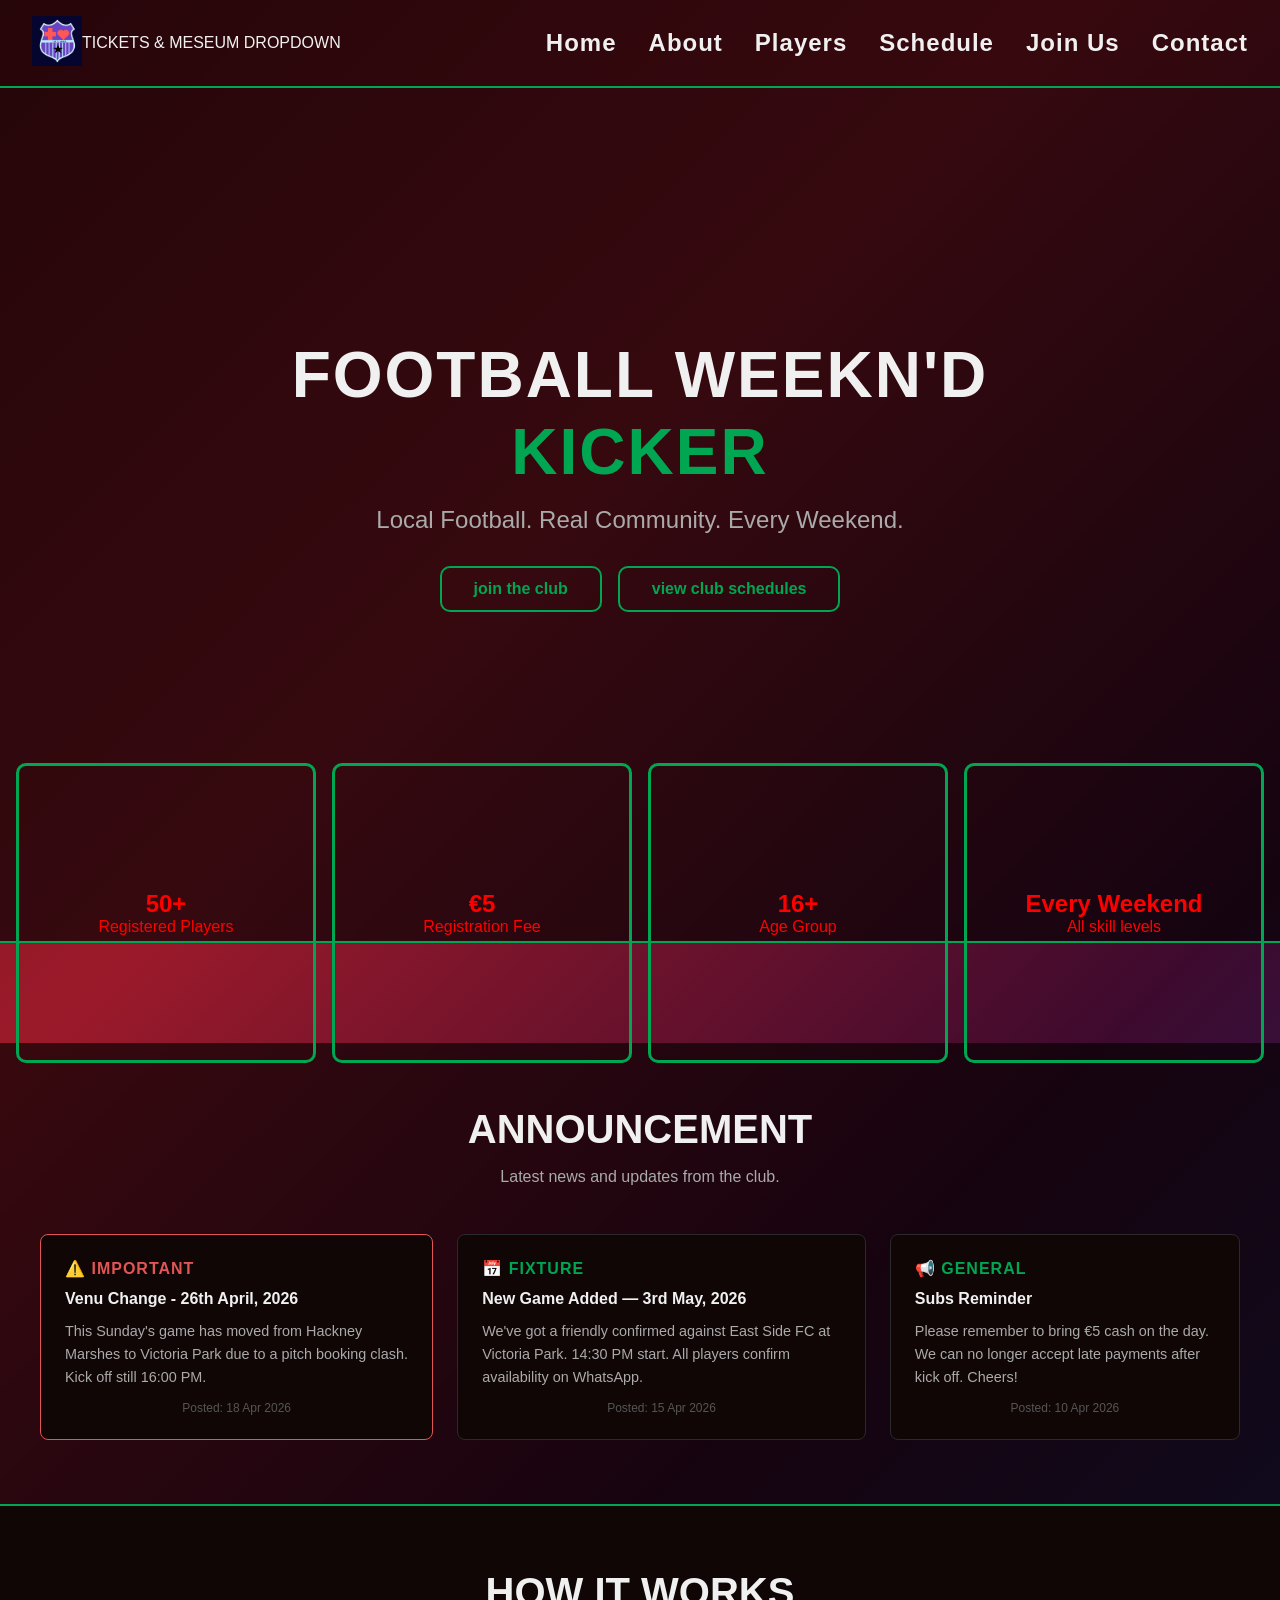
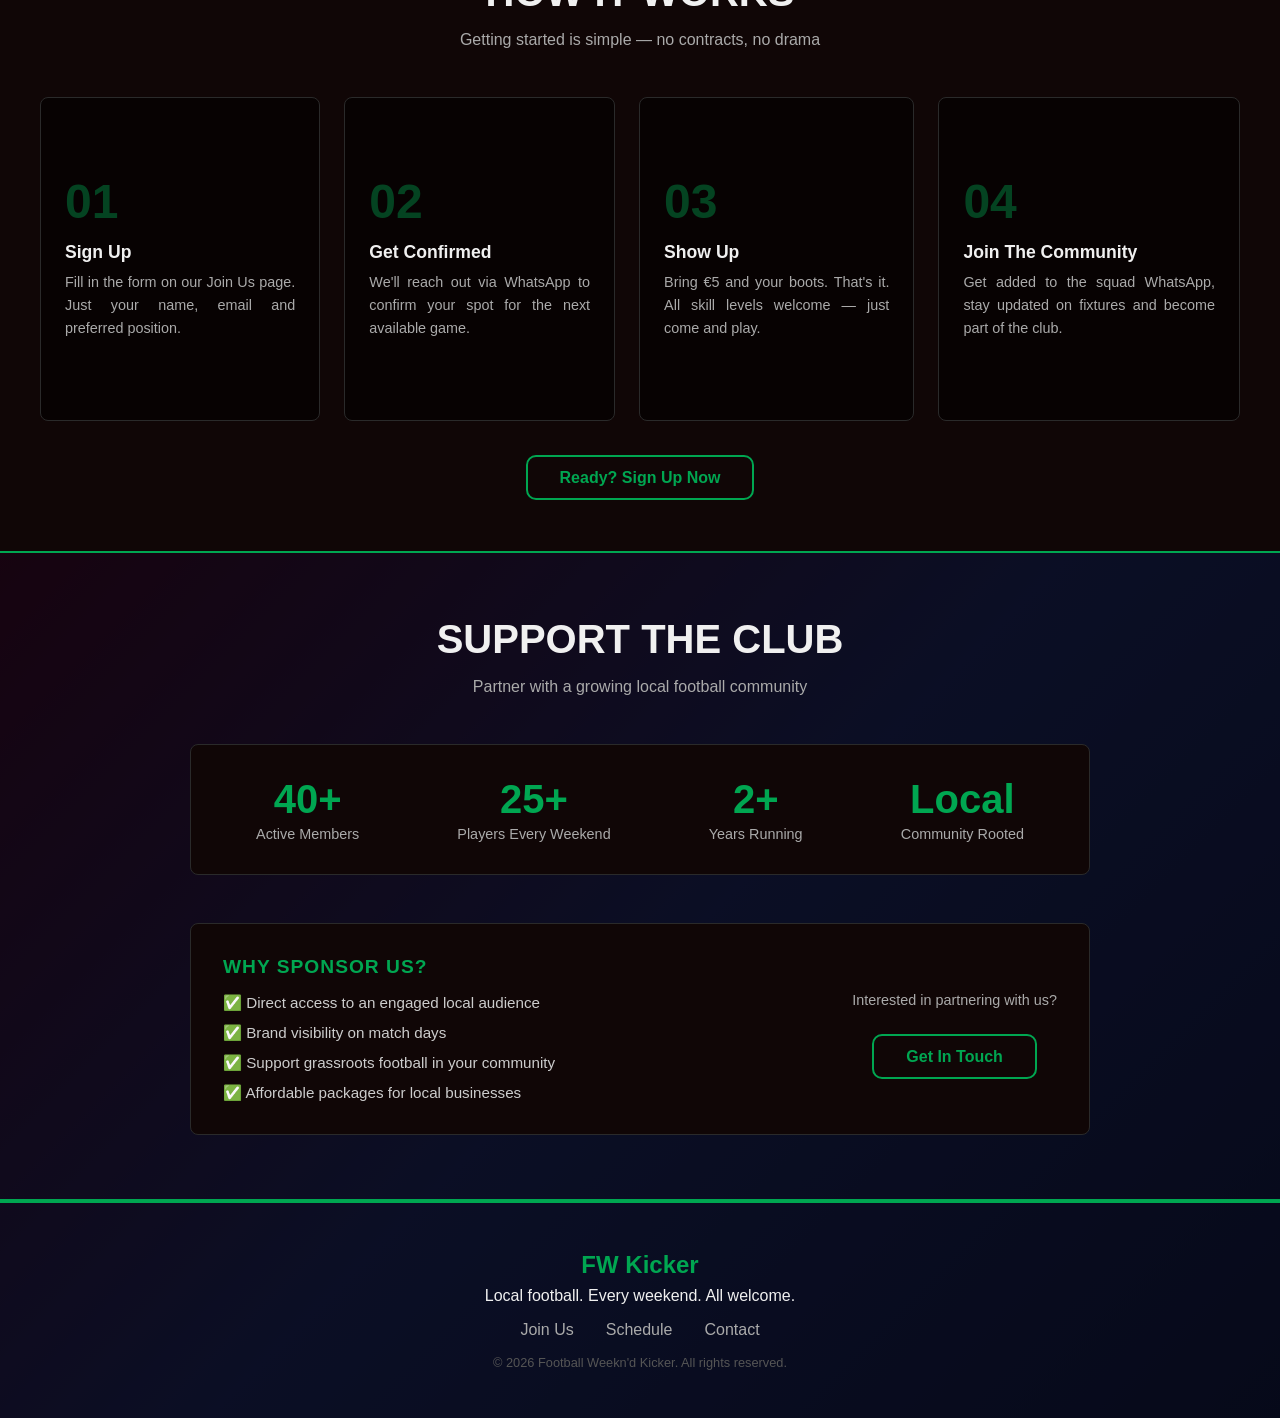
<file: index.html>
<!DOCTYPE html>
<html lang="en">
<head>
    <meta charset="UTF-8">
    <meta name="viewport" content="width=device-width, initial-scale=1.0">
    <title>FW Kicker</title>
    <link rel="stylesheet" href="./style.css">
</head>
<body>
    <!-- Navigation Bar -->
    <nav class="navbar">
        <div class="nav-logo">
            <a href="index.html"><img class="logo-image" src="./assets/images/Logo.png" alt="club logo"></a>
            <div>TICKETS & MESEUM DROPDOWN</div>
        </div>
        <ul class="nav-pages">
            <li><a href="index.html">Home</a></li>
            <li><a href="./public/about.html">About</a></li>
            <li><a href="./public/players.html">Players</a></li>
            <li><a href="./public/schedule.html">Schedule</a></li>
            <li><a href="./public/join.html">Join Us</a></li>
            <li><a href="./public/contact.html">Contact</a></li>
        </ul>
    </nav>

    <!-- Hero Section -->
    <section class="hero">
        <!-- Hero sliders Section (Carousel Slides) -->
         <div class="hero-slides">
            <div class="hero-slide slide1"></div>
            <div class="hero-slide slide2"></div>
            <div class="hero-slide slide3"></div>
            <div class="hero-slide slide4"></div>
         </div>
         <!-- Dark Overlay -->
        <div class="hero-overlay"></div>
        <div class="hero-content">
            <h1>football weekn'd <br> <span>kicker</span></h1>
            <p>local football. real community. every weekend.</p>
            <div class="hero-buttons">
                <a href="./public/join.html" class="btn btn-primary">join the club</a>
                <a href="./public/schedule.html" class="btn btn-outline">view club schedules</a>
            </div>
        </div>
    </section>

    <!-- Stats Strip -->
    <section class="stats-strip">

        <div class="stats-grid">
            <div class="stats-card">
                <h2>50+</h2>
                <p>Registered Players</p>
            </div>
            <div class="stats-card">
                <h2>€5</h2>
                <p>Registration Fee</p>
            </div>
            <div class="stats-card">
                <h2>16+</h2>
                <p>Age Group</p>
            </div>
            <div class="stats-card">
                <h2>Every Weekend</h2>
                <p>All skill levels</p>
            </div>
        </div>
    </section>

    <!-- Announcement Section -->
    <section class="announcement-section">
        <div class="section-header">
            <h2 class="annouce">Announcement</h2>
            <p class="page">Latest news and updates from the club.</p>
            <div class="announcement-grid">

                <div class="announcement-card urgent">
                    <div class="announcement-tag">⚠️ Important</div>
                    <h3>Venu Change - 26th April, 2026</h3>
                    <p>This Sunday's game has moved from Hackney Marshes to Victoria Park due to a pitch booking clash. 
                        Kick off still 16:00 PM.</p><span class="announcement-date">Posted: 18 Apr 2026</span>
                </div>

                <div class="announcement-card">
                    <div class="announcement-tag">📅 Fixture</div>
                    <h3>New Game Added — 3rd May, 2026</h3>
                    <p>We've got a friendly confirmed against East Side FC at Victoria Park. 14:30 PM start. 
                        All players confirm availability on WhatsApp.</p><span class="announcement-date">Posted: 15 Apr 2026</span>
                </div>

                <div class="announcement-card">
                    <div class="announcement-tag">📢 General</div>
                    <h3>Subs Reminder</h3>
                    <p>Please remember to bring €5 cash on the day. We can no longer accept late payments after kick off. Cheers!</p>
                    <span class="announcement-date">Posted: 10 Apr 2026</span>
                </div>
            </div>
        </div>
    </section>

    <!-- How it works sections-->
     <section class="how-section">
        <div class="section-header">
            <h2 class="how-h2">How It Works</h2>
            <p class="how-page">Getting started is simple — no contracts, no drama</p>
        </div>

        <div class="how-grid">
            <div class="how-card">        
                <div class="how-number">01</div>
                <h3>Sign Up</h3>
                <p>Fill in the form on our Join Us page. Just your name, email and preferred position.</p>
            </div>

            <div class="how-card">
            <div class="how-number">02</div>
            <h3>Get Confirmed</h3>
            <p>We'll reach out via WhatsApp to confirm your spot for the next available game.</p>
            </div>

            <div class="how-card">
            <div class="how-number">03</div>
            <h3>Show Up</h3>
            <p>Bring €5 and your boots. That's it. All skill levels welcome — just come and play.</p>
            </div>

            <div class="how-card">
            <div class="how-number">04</div>
            <h3>Join The Community</h3>
            <p>Get added to the squad WhatsApp, stay updated on fixtures and become part of the club.</p>
            </div>

        </div>

        <div class="how-cta">
            <a href="./public/join.html" class="btn btn-primary">Ready? Sign Up Now</a>
        </div>

    </section>

    <!-- Sponsorship Section -->
    <section class="sponsors-section">
        <div class="section-header">
            <h2 class="sponsor-h2">Support The Club</h2>
            <p class="sponsor-page">Partner with a growing local football community</p>
        </div>

        <div class="sponsors-stats">
            <div class="sponsor-stat">
                <h3>40+</h3>
                <p>Active Members</p>
            </div>

            <div class="sponsor-stat">
                <h3>25+</h3>
                <p>Players Every Weekend</p>
            </div>

            <div class="sponsor-stat">
                <h3>2+</h3>
                <p>Years Running</p>
            </div>

            <div class="sponsor-stat">
                <h3>Local</h3>
                <p>Community Rooted</p>
            </div>
        </div>

        <div class="sponsors-pitch">
            <div class="sponsors-pitch-text">
                <h3>Why Sponsor Us?</h3>
                 <ul class="sponsor-list">
                    <li>✅ Direct access to an engaged local audience</li>
                    <li>✅ Brand visibility on match days</li>
                    <li>✅ Support grassroots football in your community</li>
                    <li>✅ Affordable packages for local businesses</li>
                </ul>
            </div>
            <div class="sponsors-pitch-cta">
                <p>Interested in partnering with us?</p>
                <a href="./public/join.html" class="btn btn-primary">Get In Touch</a>
            </div>
        </div>
</section>

<!-- The footer section -->
 <footer class="footer">
  <div class="footer-content">
    <p class="footer-logo">FW Kicker</p>
    <p>Local football. Every weekend. All welcome.</p>
    <div class="footer-links">
      <a href="./public/join.html">Join Us</a>
      <a href="./public/schedule.html">Schedule</a>
      <a href="./public/contact.html">Contact</a>
    </div>
    <p class="footer-copy">© 2026 Football Weekn'd Kicker. All rights reserved.</p>
  </div>
</footer>
</body>
</html>
</file>
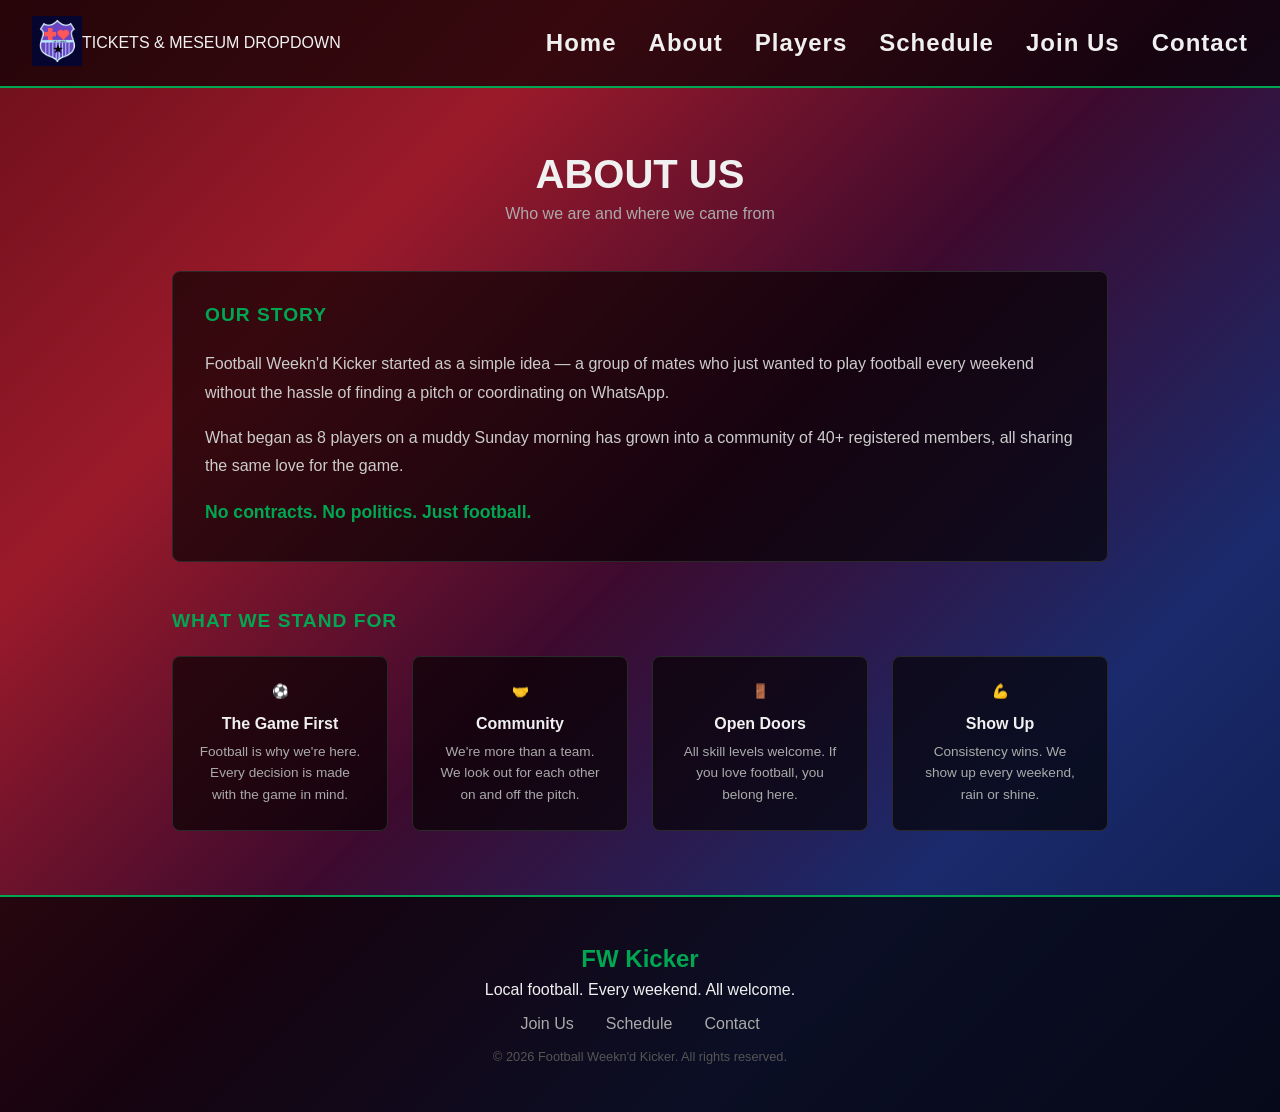
<file: public/about.html>
<!DOCTYPE html>
<html lang="en">
<head>
    <meta charset="UTF-8">
    <meta name="viewport" content="width=device-width, initial-scale=1.0">
    <title>About Club</title>
     <link rel="stylesheet" href="../style1.css">
     <link rel="stylesheet" href="../style.css">
</head>
<body>
    <!-- Navigation Bar -->
    <nav class="navbar">
        <div class="nav-logo">
            <a href="../index.html"><img class="logo-image" src="../assets/images/Logo.png" alt="club logo"></a>
            <div>TICKETS & MESEUM DROPDOWN</div>
        </div>
        <ul class="nav-pages">
            <li><a href="../index.html">Home</a></li>
            <li><a href="about.html">About</a></li>
            <li><a href="players.html">Players</a></li>
            <li><a href="schedule.html">Schedule</a></li>
            <li><a href="join.html">Join Us</a></li>
            <li><a href="contact.html">Contact</a></li>
        </ul>
    </nav>

    <!-- About Page Content Goes Here -->
    <section class="about-section">
        <div class="section-header">
            <h2>About Us</h2>
            <p>Who we are and where we came from</p>
        </div>
        <div class="about-wrapper">

        <!-- Club Story -->
        <div class="about-story">
            <h3>Our Story</h3>
            <p>Football Weekn'd Kicker started as a simple idea — a group of mates who just wanted to play football 
                every weekend without the hassle of finding a pitch or coordinating on WhatsApp.</p>
            <p>What began as 8 players on a muddy Sunday morning has grown into a community of 40+ registered members, 
                all sharing the same love for the game.</p>
            <p>No contracts. No politics. Just football.</p>
        </div>

        <!-- Club Values -->
    <div class="about-values">
      <h3>What We Stand For</h3>
      <div class="values-grid">
        <div class="value-card">
          <p class="value-icon">⚽</p>
          <h4>The Game First</h4>
          <p>Football is why we're here. Every decision is made with the game in mind.</p>
        </div>
        <div class="value-card">
          <p class="value-icon">🤝</p>
          <h4>Community</h4>
          <p>We're more than a team. We look out for each other on and off the pitch.</p>
        </div>
        <div class="value-card">
          <p class="value-icon">🚪</p>
          <h4>Open Doors</h4>
          <p>All skill levels welcome. If you love football, you belong here.</p>
        </div>
        <div class="value-card">
          <p class="value-icon">💪</p>
          <h4>Show Up</h4>
          <p>Consistency wins. We show up every weekend, rain or shine.</p>
        </div>
      </div>
    </div>

  </div>
</section>



    <!-- The footer section -->
    <footer class="footer">
    <div class="footer-content">
        <p class="footer-logo">FW Kicker</p>
        <p>Local football. Every weekend. All welcome.</p>
        <div class="footer-links">
        <a href="join.html">Join Us</a>
        <a href="schedule.html">Schedule</a>
        <a href="contact.html">Contact</a>
        </div>
        <p class="footer-copy">© 2026 Football Weekn'd Kicker. All rights reserved.</p>
    </div>
    </footer>
</body>
</html>
</file>
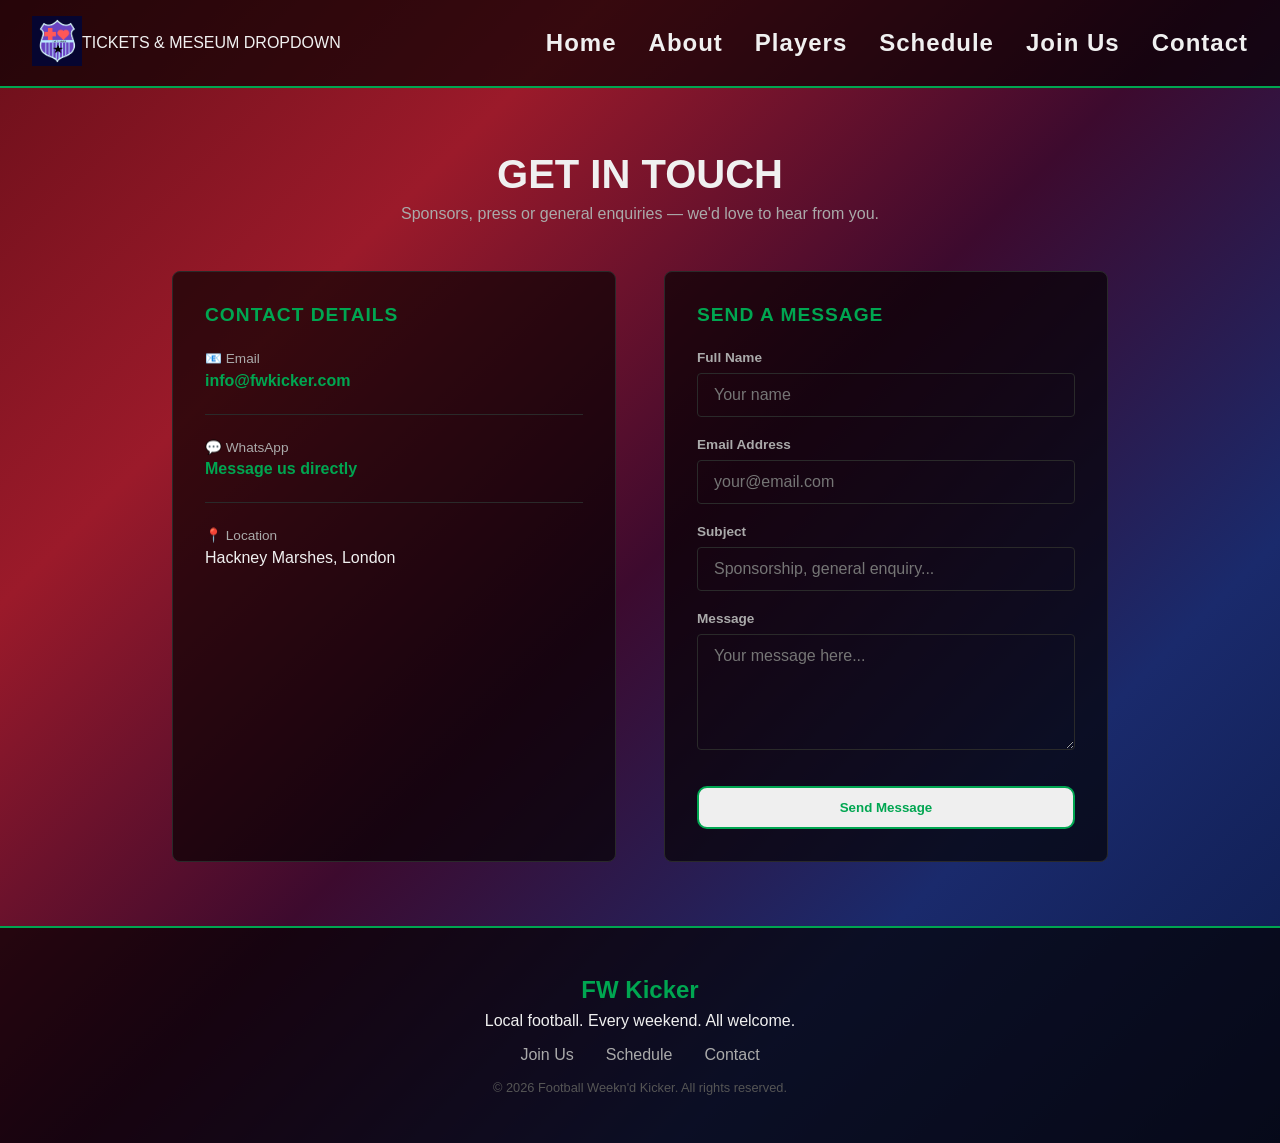
<file: public/contact.html>
<!DOCTYPE html>
<html lang="en">
<head>
    <meta charset="UTF-8">
    <meta name="viewport" content="width=device-width, initial-scale=1.0">
    <title>Contact</title>
     <link rel="stylesheet" href="../style.css">
     <link rel="stylesheet" href="../style1.css">
</head>
<body>
    <!-- Navigation Bar -->
    <nav class="navbar">
        <div class="nav-logo">
            <a href="../index.html"><img class="logo-image" src="../assets/images/Logo.png" alt="club logo"></a>
            <div>TICKETS & MESEUM DROPDOWN</div>
        </div>
        <ul class="nav-pages">
            <li><a href="../index.html">Home</a></li>
            <li><a href="about.html">About</a></li>
            <li><a href="players.html">Players</a></li>
            <li><a href="schedule.html">Schedule</a></li>
            <li><a href="join.html">Join Us</a></li>
            <li><a href="contact.html">Contact</a></li>
        </ul>
    </nav>

      <!-- PAGE CONTENT GOES HERE -->
    <section class="contact-section">
        <div class="section-header">
            <h2>Get In Touch</h2>
            <p>Sponsors, press or general enquiries — we'd love to hear from you.</p>
        </div>
        
        <div class="contact-wrapper">
            
             <!-- Contact Info -->
            <div class="contact-info">
                <h3>Contact Details</h3>
                <div class="contact-item">
                    <p class="contact-label">📧 Email</p>
                    <a href="mailto:info@fwkicker.com">info@fwkicker.com</a>
                </div>
                <div class="contact-item">
                    <p class="contact-label">💬 WhatsApp</p>
                    <a href="https://wa.me/447700000000" target="_blank">Message us directly</a>
                </div>
                <div class="contact-item">
                    <p class="contact-label">📍 Location</p>
                    <p>Hackney Marshes, London</p>
                </div>
            </div>
            
            <!-- Contact Form -->
            <div class="contact-form">
                <h3>Send a Message</h3>
                <div class="form-group">
                    <label for="contact-name">Full Name</label>
                    <input type="text" id="contact-name" placeholder="Your name">
                </div>

                <div class="form-group">
                    <label for="contact-email">Email Address</label>
                    <input type="email" id="contact-email" placeholder="your@email.com">
                </div>
                
                <div class="form-group">
                    <label for="contact-subject">Subject</label>
                    <input type="text" id="contact-subject" placeholder="Sponsorship, general enquiry...">
                </div>
                
                <div class="form-group">
                    <label for="contact-message">Message</label>
                    <textarea id="contact-message" rows="5" placeholder="Your message here..."></textarea>
                </div>
                
                <button class="btn btn-primary" style="width: 100%; margin-top: 1rem;">Send Message</button>
            </div>
        </div>
        
    </section>


    <!-- The footer section -->
    <footer class="footer">
    <div class="footer-content">
        <p class="footer-logo">FW Kicker</p>
        <p>Local football. Every weekend. All welcome.</p>
        <div class="footer-links">
        <a href="join.html">Join Us</a>
        <a href="schedule.html">Schedule</a>
        <a href="contact.html">Contact</a>
        </div>
        <p class="footer-copy">© 2026 Football Weekn'd Kicker. All rights reserved.</p>
    </div>
    </footer>
</body>
</html>
</file>
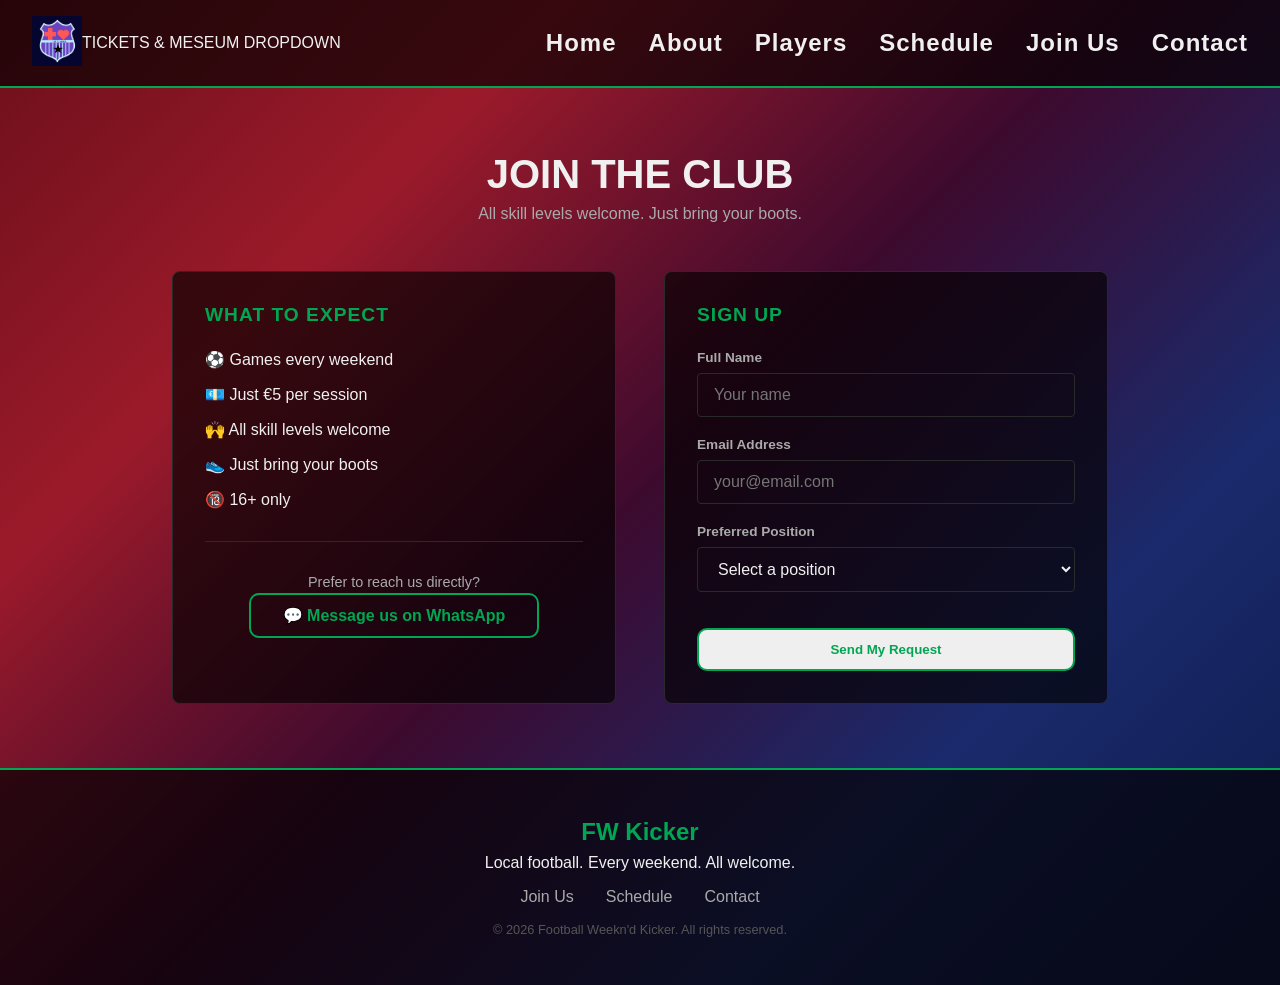
<file: public/join.html>
<!DOCTYPE html>
<html lang="en">
<head>
    <meta charset="UTF-8">
    <meta name="viewport" content="width=device-width, initial-scale=1.0">
    <title>Join Club</title>
     <link rel="stylesheet" href="../style.css">
     <link rel="stylesheet" href="../style1.css">
</head>
<body>
    <!-- Navigation Bar -->
    <nav class="navbar">
        <div class="nav-logo">
            <a href="../index.html"><img class="logo-image" src="../assets/images/Logo.png" alt="club logo"></a>
            <div>TICKETS & MESEUM DROPDOWN</div>
        </div>
        <ul class="nav-pages">
            <li><a href="../index.html">Home</a></li>
            <li><a href="about.html">About</a></li>
            <li><a href="players.html">Players</a></li>
            <li><a href="schedule.html">Schedule</a></li>
            <li><a href="join.html">Join Us</a></li>
            <li><a href="contact.html">Contact</a></li>
        </ul>
    </nav>

      <!-- PAGE CONTENT GOES HERE -->
    <section class="join-section">
        <div class="section-header">
            <h2>Join The Club</h2>
            <p>All skill levels welcome. Just bring your boots.</p>
        </div>
        
        <!-- Membership Info -->
        <div class="join-wrapper">
            <div class="join-info">
                <h3>What to expect</h3>
                <ul class="join-list">
                    <li>⚽ Games every weekend</li>
                    <li>💶 Just €5 per session</li>
                    <li>🙌 All skill levels welcome</li>
                    <li>👟 Just bring your boots</li>
                    <li>🔞 16+ only</li>
                </ul>
                <div class="whatsapp-link">
                    <p>Prefer to reach us directly?</p>
                    <a href="https://wa.me/447700000000" target="_blank" class="btn btn-primary">💬 Message us on WhatsApp</a>
                </div>
            </div>
            
            <!-- Sign Up Form -->
            <div class="join-form">
                <h3>Sign Up</h3>
                <div class="form-group">
                    <label for="name">Full Name</label>
                    <input type="text" id="name" placeholder="Your name">
                </div>
                <div class="form-group">
                    <label for="email">Email Address</label>
                    <input type="email" id="email" placeholder="your@email.com">
                </div>
                
                <div class="form-group">
                    <label for="position">Preferred Position</label>
                    <select id="position">
                        <option value="">Select a position</option>
                        <option>Goalkeeper</option>
                        <option>Defender</option>
                        <option>Midfielder</option>
                        <option>Forward</option>
                        <option>No preference</option>
                    </select>
                </div>
                <button class="btn btn-primary" style="width: 100%; margin-top: 1rem;">Send My Request</button>
            </div>
        </div>
    </section>

    <!-- The footer section -->
    <footer class="footer">
    <div class="footer-content">
        <p class="footer-logo">FW Kicker</p>
        <p>Local football. Every weekend. All welcome.</p>
        <div class="footer-links">
        <a href="join.html">Join Us</a>
        <a href="schedule.html">Schedule</a>
        <a href="contact.html">Contact</a>
        </div>
        <p class="footer-copy">© 2026 Football Weekn'd Kicker. All rights reserved.</p>
    </div>
    </footer>
</body>
</html>
</file>
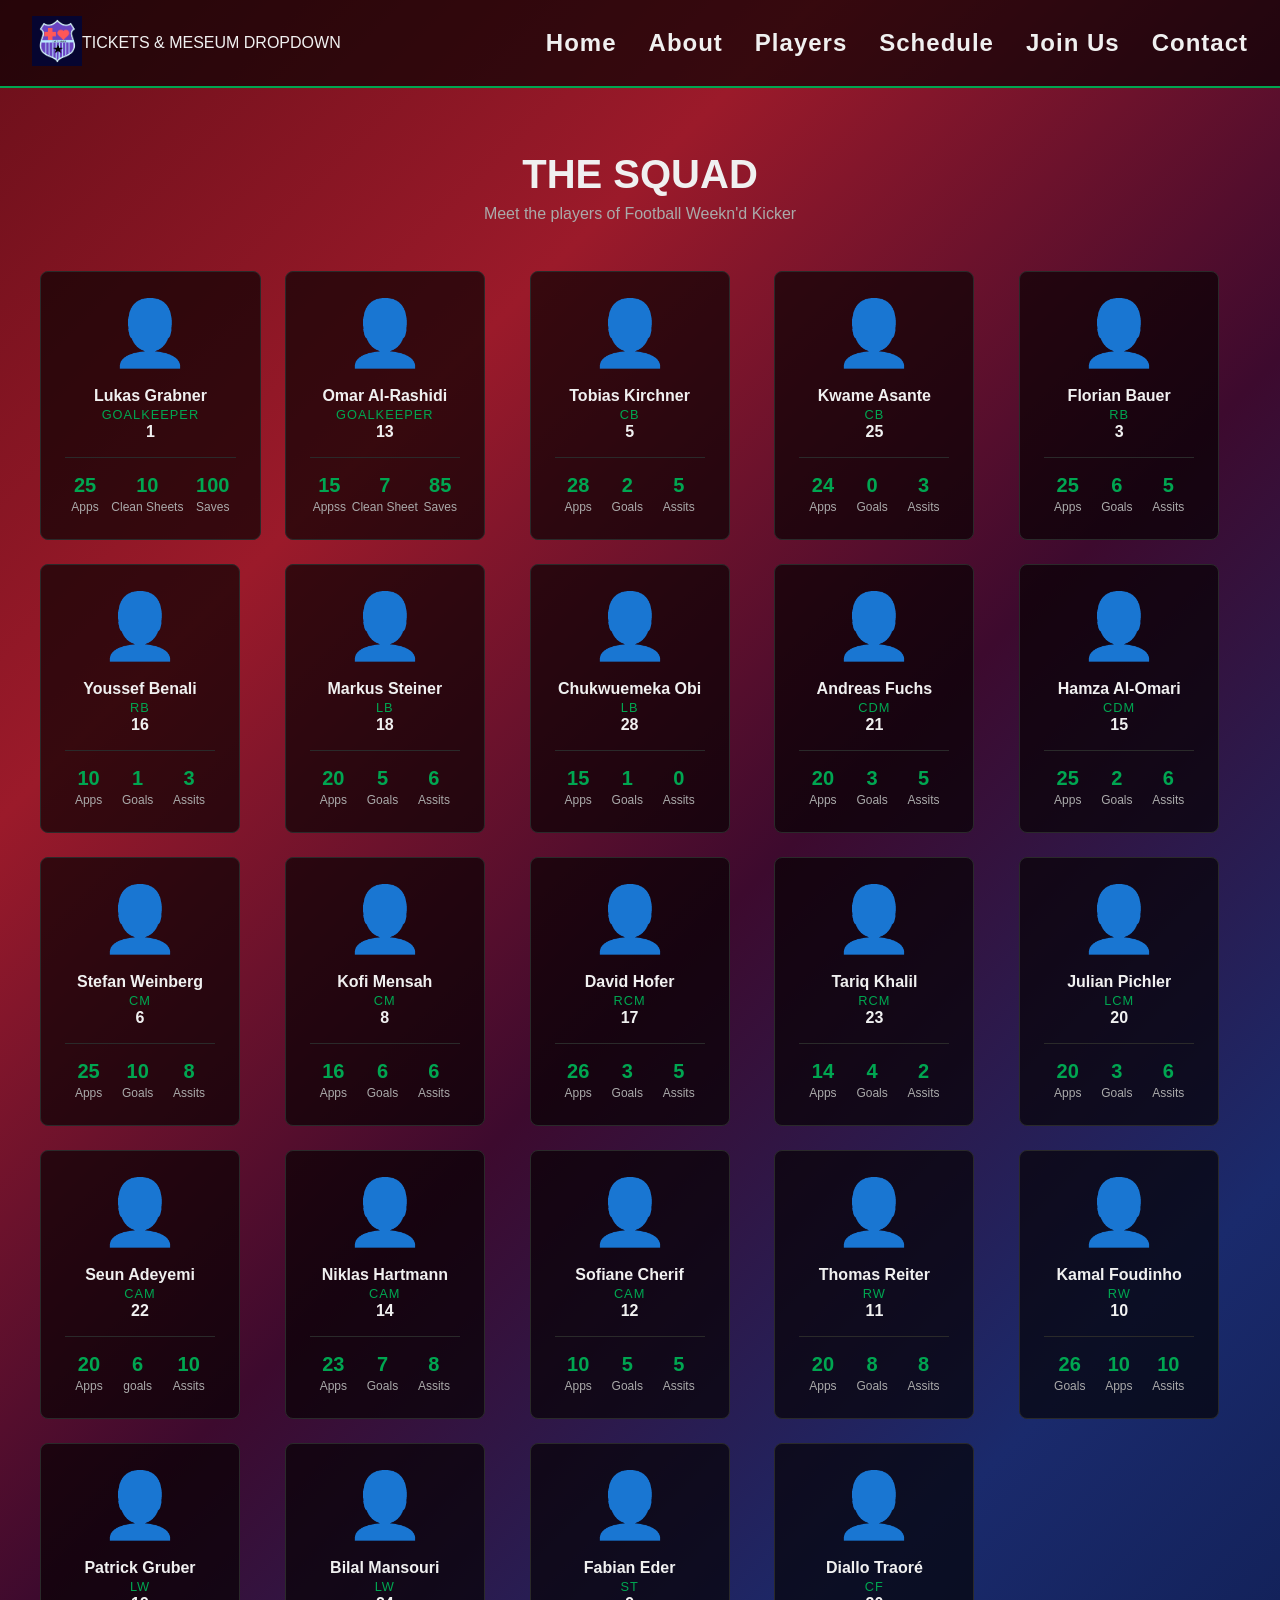
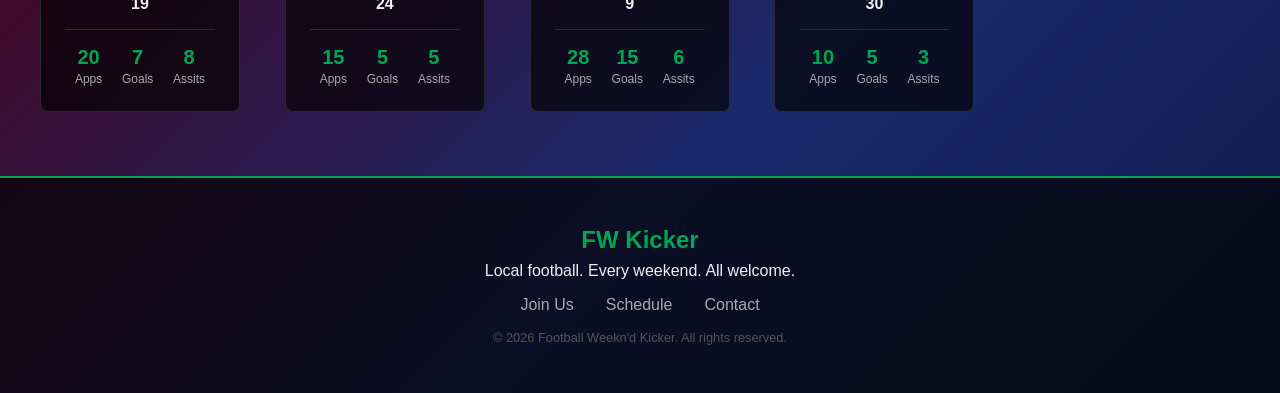
<file: public/players.html>
<!DOCTYPE html>
<html lang="en">
<head>
    <meta charset="UTF-8">
    <meta name="viewport" content="width=device-width, initial-scale=1.0">
    <title>Players</title>
     <link rel="stylesheet" href="../style.css">
     <link rel="stylesheet" href="../style1.css">
</head>
<body>
    <!-- Navigation Bar -->
    <nav class="navbar">
        <div class="nav-logo">
            <a href="../index.html"><img class="logo-image" src="../assets/images/Logo.png" alt="club logo"></a>
            <div>TICKETS & MESEUM DROPDOWN</div>
        </div>
        <ul class="nav-pages">
            <li><a href="../index.html">Home</a></li>
            <li><a href="about.html">About</a></li>
            <li><a href="players.html">Players</a></li>
            <li><a href="schedule.html">Schedule</a></li>
            <li><a href="join.html">Join Us</a></li>
            <li><a href="contact.html">Contact</a></li>
        </ul>
    </nav>

    <!-- PLAYERS LIST GOES HERE -->
 <section class="players-section">
  <div class="section-header">
    <h2>The Squad</h2>
    <p>Meet the players of Football Weekn'd Kicker</p>
  </div>

  <!-- The Goalkeepers -->
  <div class="players-grid">

    <div class="player-card">
      <div class="player-avatar">👤</div>
      <div class="player-info">
        <h3>Lukas Grabner</h3>
        <span class="player-position">GoalKeeper</span>
        <h3>1</h3>
        <div class="player-stats">
          <div class="player-stat">
            <p>25</p>
            <span>Apps</span>
          </div>
          <div class="player-stat">
            <p>10</p>
            <span>Clean Sheets</span>
          </div>
          <div class="player-stat">
            <p>100</p>
            <span>Saves</span>
          </div>
        </div>
        </div>
    </div>

    <div class="players-grid">

        <div class="player-card">
        <div class="player-avatar">👤</div>
        <div class="player-info">
            <h3>Omar Al-Rashidi</h3>
            <span class="player-position">GoalKeeper</span>
            <h3>13</h3>
            <div class="player-stats">
            <div class="player-stat">
                <p>15</p>
                <span>Appss</span>
            </div>
            <div class="player-stat">
                <p>7</p>
                <span>Clean Sheet</span>
            </div>
            <div class="player-stat">
            <p>85</p>
            <span>Saves</span>
          </div>
            </div>
        </div>
        </div>
    </div>

      <!-- Defenders List is Here -->
        <!-- Center Back players -->
    <div class="players-grid">
        
        <div class="player-card">
        <div class="player-avatar">👤</div>
        <div class="player-info">
            <h3>Tobias Kirchner</h3>
            <span class="player-position">CB</span>
            <h3>5</h3>
            <div class="player-stats">
            <div class="player-stat">
                <p>28</p>
                <span>Apps</span>
            </div>
            <div class="player-stat">
                <p>2</p>
                <span>Goals</span>
            </div>
            <div class="player-stat">
                <p>5</p>
                <span>Assits</span>
            </div>
        </div>
    </div>
    </div>

    </div>
      
    <div class="players-grid">

        <div class="player-card">
        <div class="player-avatar">👤</div>
        <div class="player-info">
            <h3>Kwame Asante</h3>
            <span class="player-position">CB</span>
            <h3>25</h3>
            <div class="player-stats">
            <div class="player-stat">
                <p>24</p>
                <span>Apps</span>
            </div>
            <div class="player-stat">
                <p>0</p>
                <span>Goals</span>
            </div>
            <div class="player-stat">
                <p>3</p>
                <span>Assits</span>
            </div>
            </div>
        </div>
        </div>

    </div>
    
    <!-- Right Back players -->
    <div class="players-grid">

        <div class="player-card">
        <div class="player-avatar">👤</div>
        <div class="player-info">
            <h3>Florian Bauer</h3>
            <span class="player-position">RB</span>
            <h3>3</h3>
            <div class="player-stats">
            <div class="player-stat">
                <p>25</p>
                <span>Apps</span>
            </div>
            <div class="player-stat">
                <p>6</p>
                <span>Goals</span>
            </div>
            <div class="player-stat">
                <p>5</p>
                <span>Assits</span>
            </div>
            </div>
        </div>
        </div>

    </div>
      
    <div class="players-grid">

        <div class="player-card">
        <div class="player-avatar">👤</div>
        <div class="player-info">
            <h3>Youssef Benali</h3>
            <span class="player-position">RB</span>
            <h3>16</h3>
            <div class="player-stats">
            <div class="player-stat">
                <p>10</p>
                <span>Apps</span>
            </div>
            <div class="player-stat">
                <p>1</p>
                <span>Goals</span>
            </div>
            <div class="player-stat">
                <p>3</p>
                <span>Assits</span>
            </div>
            </div>
        </div>
        </div>

    </div>

    <!-- Left Back players -->
    <div class="players-grid">

        <div class="player-card">
        <div class="player-avatar">👤</div>
        <div class="player-info">
            <h3>Markus Steiner</h3>
            <span class="player-position">LB</span>
            <h3>18</h3>
            <div class="player-stats">
            <div class="player-stat">
                <p>20</p>
                <span>Apps</span>
            </div>
            <div class="player-stat">
                <p>5</p>
                <span>Goals</span>
            </div>
            <div class="player-stat">
                <p>6</p>
                <span>Assits</span>
            </div>
            </div>
        </div>
        </div>

    </div>
    
    <div class="players-grid">

        <div class="player-card">
        <div class="player-avatar">👤</div>
        <div class="player-info">
            <h3>Chukwuemeka Obi</h3>
            <span class="player-position">LB</span>
            <h3>28</h3>
            <div class="player-stats">
            <div class="player-stat">
                <p>15</p>
                <span>Apps</span>
            </div>
            <div class="player-stat">
                <p>1</p>
                <span>Goals</span>
            </div>
            <div class="player-stat">
                <p>0</p>
                <span>Assits</span>
            </div>
            </div>
        </div>
        </div>

    </div>
      <!-- Defensive Midfielders -->
    <div class="players-grid">

        <div class="player-card">
        <div class="player-avatar">👤</div>
        <div class="player-info">
            <h3>Andreas Fuchs</h3>
             <span class="player-position">CDM</span>
             <h3>21</h3>
            <div class="player-stats">
            <div class="player-stat">
                <p>20</p>
                <span>Apps</span>
            </div>
            <div class="player-stat">
                <p>3</p>
                <span>Goals</span>
            </div>
            <div class="player-stat">
                <p>5</p>
                <span>Assits</span>
            </div>
            </div>
        </div>
        </div>

    </div>
    
    <div class="players-grid">

        <div class="player-card">
        <div class="player-avatar">👤</div>
        <div class="player-info">
            <h3>Hamza Al-Omari</h3>
            <span class="player-position">CDM</span>
            <h3>15</h3>
            <div class="player-stats">
            <div class="player-stat">
                <p>25</p>
                <span>Apps</span>
            </div>
            <div class="player-stat">
                <p>2</p>
                <span>Goals</span>
            </div>
            <div class="player-stat">
                <p>6</p>
                <span>Assits</span>
            </div>
            </div>
        </div>
        </div>

    </div>  <!-- Centre Midfielder players -->
    <div class="players-grid">

        <div class="player-card">
        <div class="player-avatar">👤</div>
        <div class="player-info">
            <h3>Stefan Weinberg</h3>
            <span class="player-position">CM</span>
            <h3>6</h3>
            <div class="player-stats">
            <div class="player-stat">
                <p>25</p>
                <span>Apps</span>
            </div>
            <div class="player-stat">
                <p>10</p>
                <span>Goals</span>
            </div>
            <div class="player-stat">
                <p>8</p>
                <span>Assits</span>
            </div>
            </div>
        </div>
        </div>

    </div>  
    
    <div class="players-grid">

        <div class="player-card">
        <div class="player-avatar">👤</div>
        <div class="player-info">
            <h3>Kofi Mensah</h3>
            <span class="player-position">CM</span>
            <h3>8</h3>
            <div class="player-stats">
            <div class="player-stat">
                <p>16</p>
                <span>Apps</span>
            </div>
            <div class="player-stat">
                <p>6</p>
                <span>Goals</span>
            </div>
            <div class="player-stat">
                <p>6</p>
                <span>Assits</span>
            </div>
            </div>
        </div>
        </div>

    </div>  <!-- Right Midfielder players -->
    <div class="players-grid">

        <div class="player-card">
        <div class="player-avatar">👤</div>
        <div class="player-info">
            <h3>David Hofer</h3>
            <span class="player-position">RCM</span>
            <h3>17</h3>
            <div class="player-stats">
            <div class="player-stat">
                <p>26</p>
                <span>Apps</span>
            </div>
            <div class="player-stat">
                <p>3</p>
                <span>Goals</span>
            </div>
            <div class="player-stat">
                <p>5</p>
                <span>Assits</span>
            </div>
            </div>
        </div>
        </div>

    </div>  
    
    <div class="players-grid">

        <div class="player-card">
        <div class="player-avatar">👤</div>
        <div class="player-info">
            <h3>Tariq Khalil</h3>
            <span class="player-position">RCM</span>
            <h3>23</h3>
            <div class="player-stats">
            <div class="player-stat">
                <p>14</p>
                <span>Apps</span>
            </div>
            <div class="player-stat">
                <p>4</p>
                <span>Goals</span>
            </div>
            <div class="player-stat">
                <p>2</p>
                <span>Assits</span>
            </div>
            </div>
        </div>
        </div>

    </div>  
    
    <!-- Left Midfielders players -->
    <div class="players-grid">

        <div class="player-card">
        <div class="player-avatar">👤</div>
        <div class="player-info">
            <h3>Julian Pichler</h3>
            <span class="player-position">LCM</span>
            <h3>20</h3>
            <div class="player-stats">
            <div class="player-stat">
                <p>20</p>
                <span>Apps</span>
            </div>
            <div class="player-stat">
                <p>3</p>
                <span>Goals</span>
            </div>
            <div class="player-stat">
                <p>6</p>
                <span>Assits</span>
            </div>
            </div>
        </div>
        </div>

    </div>  
    
    <!-- Attacking Midfielders players -->
    <div class="players-grid">

        <div class="player-card">
        <div class="player-avatar">👤</div>
        <div class="player-info">
            <h3>Seun Adeyemi</h3>
            <span class="player-position">CAM</span>
            <h3>22</h3>
            <div class="player-stats">
            <div class="player-stat">
                <p>20</p>
                <span>Apps</span>
            </div>
            <div class="player-stat">
                <p>6</p>
                <span>goals</span>
            </div>
            <div class="player-stat">
                <p>10</p>
                <span>Assits</span>
            </div>
            </div>
        </div>
        </div>

    </div>  
    
    <div class="players-grid">

        <div class="player-card">
        <div class="player-avatar">👤</div>
        <div class="player-info">
            <h3>Niklas Hartmann</h3>
            <span class="player-position">CAM</span>
            <h3>14</h3>
            <div class="player-stats">
            <div class="player-stat">
                <p>23</p>
                <span>Apps</span>
            </div>
            <div class="player-stat">
                <p>7</p>
                <span>Goals</span>
            </div>
            <div class="player-stat">
                <p>8</p>
                <span>Assits</span>
            </div>
            </div>
        </div>
        </div>

    </div>  
    
    <div class="players-grid">

        <div class="player-card">
        <div class="player-avatar">👤</div>
        <div class="player-info">
            <h3>Sofiane Cherif</h3>
            <span class="player-position">CAM</span>
            <h3>12</h3>
            <div class="player-stats">
            <div class="player-stat">
                <p>10</p>
                <span>Apps</span>
            </div>
            <div class="player-stat">
                <p>5</p>
                <span>Goals</span>
            </div>
            <div class="player-stat">
                <p>5</p>
                <span>Assits</span>
            </div>
            </div>
        </div>
        </div>

    </div>  
    <!-- Right Wing players -->
    <div class="players-grid">

        <div class="player-card">
        <div class="player-avatar">👤</div>
        <div class="player-info">
            <h3>Thomas Reiter</h3>
            <span class="player-position">RW</span>
            <h3>11</h3>
            <div class="player-stats">
            <div class="player-stat">
                <p>20</p>
                <span>Apps</span>
            </div>
            <div class="player-stat">
                <p>8</p>
                <span>Goals</span>
            </div>
            <div class="player-stat">
                <p>8</p>
                <span>Assits</span>
            </div>
            </div>
        </div>
        </div>

    </div>  
    
    <div class="players-grid">

        <div class="player-card">
        <div class="player-avatar">👤</div>
        <div class="player-info">
            <h3>Kamal Foudinho</h3>
            <span class="player-position">RW</span>
            <h3>10</h3>
            <div class="player-stats">
            <div class="player-stat">
                <p>26</p>
                <span>Goals</span>
            </div>
            <div class="player-stat">
                <p>10</p>
                <span>Apps</span>
            </div>
            <div class="player-stat">
                <p>10</p>
                <span>Assits</span>
            </div>
            </div>
        </div>
        </div>

    </div>  
    
    <!-- Left Wing players -->
    <div class="players-grid">

        <div class="player-card">
        <div class="player-avatar">👤</div>
        <div class="player-info">
            <h3>Patrick Gruber</h3>
            <span class="player-position">LW</span>
            <h3>19</h3>
            <div class="player-stats">
            <div class="player-stat">
                <p>20</p>
                <span>Apps</span>
            </div>
            <div class="player-stat">
                <p>7</p>
                <span>Goals</span>
            </div>
            <div class="player-stat">
                <p>8</p>
                <span>Assits</span>
            </div>
            </div>
        </div>
        </div>

    </div>  
    
    
    <div class="players-grid">

        <div class="player-card">
        <div class="player-avatar">👤</div>
        <div class="player-info">
            <h3>Bilal Mansouri</h3>
            <span class="player-position">LW</span>
            <h3>24</h3>
            <div class="player-stats">
            <div class="player-stat">
                <p>15</p>
                <span>Apps</span>
            </div>
            <div class="player-stat">
                <p>5</p>
                <span>Goals</span>
            </div>
            <div class="player-stat">
                <p>5</p>
                <span>Assits</span>
            </div>
            </div>
        </div>
        </div>

    </div>  
    
    <!-- Centre Forward or Striker players -->
    <div class="players-grid">

        <div class="player-card">
        <div class="player-avatar">👤</div>
        <div class="player-info">
            <h3>Fabian Eder</h3>
            <span class="player-position">ST</span>
            <h3>9</h3>
            <div class="player-stats">
            <div class="player-stat">
                <p>28</p>
                <span>Apps</span>
            </div>
            <div class="player-stat">
                <p>15</p>
                <span>Goals</span>
            </div>
            <div class="player-stat">
                <p>6</p>
                <span>Assits</span>
            </div>
            </div>
        </div>
        </div>

    </div>  
    
    <div class="players-grid">

        <div class="player-card">
        <div class="player-avatar">👤</div>
        <div class="player-info">
            <h3>Diallo Traoré</h3>
            <span class="player-position">CF</span>
            <h3>30</h3>
            <div class="player-stats">
            <div class="player-stat">
                <p>10</p>
                <span>Apps</span>
            </div>
            <div class="player-stat">
                <p>5</p>
                <span>Goals</span>
            </div>
            <div class="player-stat">
                <p>3</p>
                <span>Assits</span>
            </div>
            </div>
        </div>
        </div>
    </section>
   
    <!-- The footer section -->
    <footer class="footer">
    <div class="footer-content">
        <p class="footer-logo">FW Kicker</p>
        <p>Local football. Every weekend. All welcome.</p>
        <div class="footer-links">
        <a href="join.html">Join Us</a>
        <a href="schedule.html">Schedule</a>
        <a href="contact.html">Contact</a>
        </div>
        <p class="footer-copy">© 2026 Football Weekn'd Kicker. All rights reserved.</p>
    </div>
    </footer>
</body>
</html>
</file>
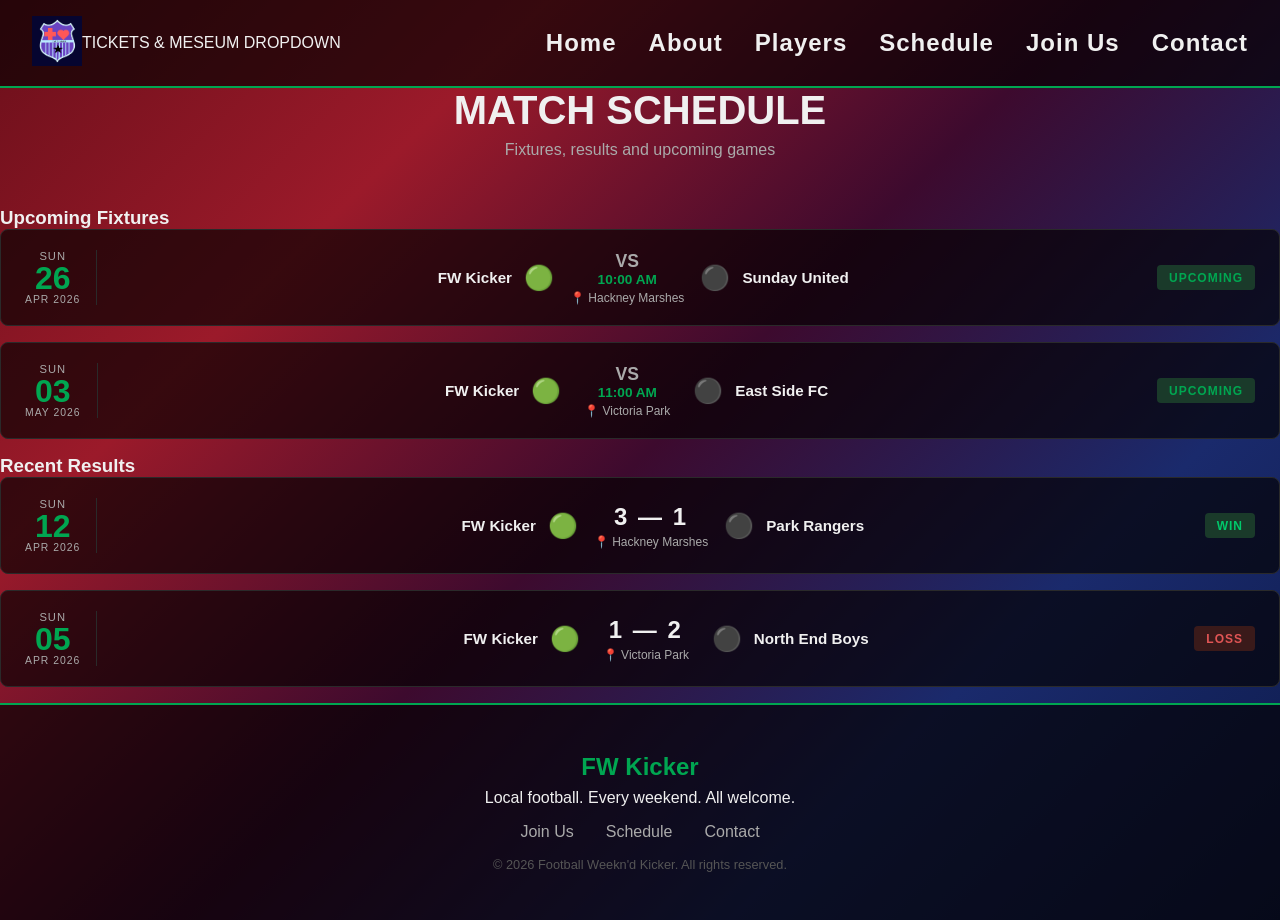
<file: public/schedule.html>
<!DOCTYPE html>
<html lang="en">
<head>
    <meta charset="UTF-8">
    <meta name="viewport" content="width=device-width, initial-scale=1.0">
    <title>Schudule</title>
     <link rel="stylesheet" href="../style.css">
     <link rel="stylesheet" href="../style1.css">
</head>
<body>
    <!-- Navigation Bar -->
    <nav class="navbar">
        <div class="nav-logo">
            <a href="../index.html"><img class="logo-image" src="../assets/images/Logo.png" alt="club logo"></a>
            <div>TICKETS & MESEUM DROPDOWN</div>
        </div>
        <ul class="nav-pages">
            <li><a href="../index.html">Home</a></li>
            <li><a href="about.html">About</a></li>
            <li><a href="players.html">Players</a></li>
            <li><a href="schedule.html">Schedule</a></li>
            <li><a href="join.html">Join Us</a></li>
            <li><a href="contact.html">Contact</a></li>
        </ul>
    </nav>

      <!-- PAGE CONTENT GOES HERE -->
   <section class="schedule-section">
    <div class="section-header">
        <h2>Match Schedule</h2>
        <p>Fixtures, results and upcoming games</p>
    </div>

  <!-- Upcoming Fixtures -->
    <div class="schedule-block">
        <h3 class="schedule-label">Upcoming Fixtures</h3>
        
        <div class="match-card-v2">
            <div class="match-card-date">
                <span class="match-day">SUN</span>
                <span class="match-date-num">26</span>
                <span class="match-month">APR 2026</span>
            </div>
            <div class="match-card-body">
                <div class="match-team home">
                    <span class="team-name">FW Kicker</span>
                    <div class="team-avatar">🟢</div>
                </div>
            <div class="match-card-center">
                <span class="match-vs">VS</span>
                <span class="match-time">10:00 AM</span>
                <span class="match-venue">📍 Hackney Marshes</span>
            </div>
            <div class="match-team away">
                <div class="team-avatar">⚫</div>
                <span class="team-name">Sunday United</span>
            </div>
        </div>
        <div class="match-card-badge upcoming">Upcoming</div>
    </div>

    <div class="match-card-v2">
        <div class="match-card-date">
            <span class="match-day">SUN</span>
            <span class="match-date-num">03</span>
            <span class="match-month">MAY 2026</span>
        </div>
        <div class="match-card-body">
            <div class="match-team home">
                <span class="team-name">FW Kicker</span>
                <div class="team-avatar">🟢</div>
            </div>
            <div class="match-card-center">
                <span class="match-vs">VS</span>
                <span class="match-time">11:00 AM</span>
                <span class="match-venue">📍 Victoria Park</span>
            </div>
            <div class="match-team away">
                <div class="team-avatar">⚫</div>
                <span class="team-name">East Side FC</span>
            </div>
        </div>
        <div class="match-card-badge upcoming">Upcoming</div>
    </div>
    </div>

  <!-- Recent Results -->
   <div class="schedule-block">
    <h3 class="schedule-label">Recent Results</h3>
    
    <div class="match-card-v2">
        <div class="match-card-date">
            <span class="match-day">SUN</span>
            <span class="match-date-num">12</span>
            <span class="match-month">APR 2026</span>
        </div>
        <div class="match-card-body">
            <div class="match-team home">
                <span class="team-name">FW Kicker</span>
                <div class="team-avatar">🟢</div>
            </div>
            <div class="match-card-center">
                <span class="match-score">3 — 1</span>
                <span class="match-venue">📍 Hackney Marshes</span>
            </div>
            <div class="match-team away">
                <div class="team-avatar">⚫</div>
                <span class="team-name">Park Rangers</span>
            </div>
        </div>
        <div class="match-card-badge win">Win</div>
    </div>

    <div class="match-card-v2">
        <div class="match-card-date">
            <span class="match-day">SUN</span>
            <span class="match-date-num">05</span>
            <span class="match-month">APR 2026</span>
        </div>
        <div class="match-card-body">
            <div class="match-team home">
                <span class="team-name">FW Kicker</span>
                <div class="team-avatar">🟢</div>
            </div>
            <div class="match-card-center">
                <span class="match-score">1 — 2</span>
                <span class="match-venue">📍 Victoria Park</span>
            </div>
            <div class="match-team away">
                <div class="team-avatar">⚫</div>
                <span class="team-name">North End Boys</span>
            </div>
        </div>
        <div class="match-card-badge loss">Loss</div>
    </div>
</div>
</section>

    <!-- The footer section -->
    <footer class="footer">
    <div class="footer-content">
        <p class="footer-logo">FW Kicker</p>
        <p>Local football. Every weekend. All welcome.</p>
        <div class="footer-links">
        <a href="join.html">Join Us</a>
        <a href="schedule.html">Schedule</a>
        <a href="contact.html">Contact</a>
        </div>
        <p class="footer-copy">© 2026 Football Weekn'd Kicker. All rights reserved.</p>
    </div>
    </footer>

</body>
</html>
</file>
<file: style.css>
/* 
----Design Token---- 
the custom css properties are define clobally making them available to every
element in the document
*/
:root {
    --color-primary: #00a651;
    --color-surface:  #040000a8;
    --color-text: #f0f0f0;
    --color-accent: #00c96b;
    --font-main: 'Inter', sans-serif;
    --color-nav-link: #100606;
}

/* 
---- Reset ----- 
it stops the brower from adding the
*/
* {
    margin: 0;
    padding: 0;
    box-sizing: border-box;
}

body {
    min-height: 100vh;
    background: linear-gradient(
        135deg,
        #6B0F1A 0%,    /* garnet */
        #9B1A2A 25%,   /* deep ruby */
        #3D0A2E 50%,   /* plum midpoint */
        #1A2A6C 75%,   /* midnight blue */
        #0D1B4B 100%   /* navy */
    );
    color: var(--color-text);
    font-family: var(--font-main), sans-serif;
}

/* styling of the navbar */
.navbar {
    display: flex;
    justify-content: space-between;
    align-items: center;
    padding: 1rem 2rem;
    background-color: var(--color-surface);
    border-bottom: 2px solid var(--color-primary);
}
/* styling for nav-log */
.logo-image {
    height: 50px;
    width: 50px;
}

/* styling for the nav-pages */
.nav-pages {
    list-style: none;
    display: flex;
    gap: 2rem;
    font-size: 1.5rem;
    font-weight: 700;
    color: var(--color-primary);
    letter-spacing: 1px;
}
.nav-logo {
    display: flex;
    align-items: center;
}

.nav-pages a {
    text-decoration: none;
    color: var(--color-text);
}
.nav-pages a:hover {
    color: var(--color-accent);
}

/* styling the here section */
.hero {
    min-height: 95vh;
    display: flex;
    position: relative;
    z-index: 1;
    justify-content: center;
    align-items: center;
    text-align: center;
    border-bottom: 2px solid var(--color-primary);
    padding-bottom: 80px; /* Extra space for the stats strip */  
    overflow: hidden;
}
.hero-content {
    position: relative;
    z-index: 2;
}   
.hero-content h1 {
    font-size: 4rem;
    font-weight: 800;
    text-transform: uppercase;
    letter-spacing: 2px;
    line-height: 1.2
}
.hero-content h1 span {
    color: var(--color-primary);
}
.hero-content p {
    text-transform: capitalize;
    margin-top: 1rem;
    font-size: 1.5rem;
    color: #aaa;
}
.hero-buttons {
    margin-top: 2rem;
    display: flex;
    gap: 1rem;
    justify-content: center;
}

.btn {
    padding: 0.75rem 2rem;
    border-radius: 10px;
    font-weight: 600;
    text-decoration: none;
    transition: all 0.2s;
}

.btn-primary {
    border: 2px solid var(--color-primary);
    color: var(--color-primary)
}

.btn-primary:hover {
    background-color: var(--color-accent);
    color: #fff;
}

.btn-outline {
    border: 2px solid var(--color-primary);
    color: var(--color-primary);

}

.btn-outline:hover {
    background-color: var(--color-primary);
    color: #fff;
}

.stats-grid {
  display: grid;
  grid-template-columns: repeat(4, 1fr);
  gap: 1rem;
  display: flex;
  justify-content: center;
}
.stats-card {
  border: 3px solid var(--color-primary);
  border-radius: 10px;
  height: 300px; 
  width: 300px;
  display: flex;
  flex-direction: column;
  justify-content: center;
  align-items: center;
  text-align: center;
  color: red;
}
.stats-strip {
  position: relative;
  z-index: 10;
  margin-top: -180px;    /* Pull up into the hero */
  margin-bottom: -80px; /* Push down into the announcement section */
  overflow: visible;
}
.stats-card:hover {
    background-color: var(--color-primary);
    color: #fff;
}
/*-- Hero Sliders (Carousel) --*/
.hero-slides {
    position: absolute;
    inset: 0;
    z-index: 0;
}
.hero-slide {
    position: absolute;
    inset: 0;
    background-size: cover;
    background-position: center;
    opacity: 0;
    animation: slideAnimation 15s infinite;
}
.slide1 {
    background-image: url('./assets/images/hero1.jpg');
    animation-delay: 5s;
}
.slide2 {
    background-image: url('./assets/images/hero2.jpg');
    animation-delay: 10s;
}
.slide3 {
    background-image: url('./assets/images/hero3.jpg');
    animation-delay: 15s;
}
.slide4 {
    background-image: url('./assets/images/hero4.jpg');
    animation-delay: 20s;
}
@keyframes slideAnimation {
    0% { opacity: 0; }
    10% { opacity: 1; }
    25% { opacity: 1; }
    35% { opacity: 0; }
    100% { opacity: 0; }
}
/*-- Dark Overlay for better text visibility --*/
.hero-overlay {
    position: absolute;
    inset: 0;
    background-color: rgba(0, 0, 0, 0.65);
    z-index: 1;
}

/* styling the annopuncement section */
.announcement-section {
    padding: 4rem 2rem;
    background-color: var(--color-surface);
    border-bottom: 2px solid var(--color-primary);
    margin-top: 60px;
}

.section-header .annouce {
    text-align: center;
    margin-bottom: 1rem;
    font-size: 2.5rem;
    font-weight: 800;
    text-transform: uppercase;
    color: var(--color-text);
}

.section-header .page {
    color: #aaa;
    margin-top: 0.5rem;
    text-align: center;
    margin-bottom: 3rem;
}
.announcement-grid {
    display: grid;
    grid-template-columns: repeat(auto-fill, minmax(280px, 1fr));
    gap: 1.5rem;
    max-width: 1200px;
    margin: 0 auto;
    display: flex;
    justify-content: center;
}
.announcement-card {
    background-color: var(--color-nav-link);
    border: 1px solid #2a2a2a;
    border-radius: 8px;
    padding: 1.5rem;
    display: flex;
    flex-direction: column;
    gap: 0.75rem;
    transition: border-color 0.2s;
}

.announcement-card:hover {
    border-color: var(--color-primary);
}

.announcement-card.urgent {
    border-color: #e05555;
}

.announcement-card.urgent:hover {
    border-color: #eb0909;
}
 .announcement-tag {
    font-family: 0.75rem;
    font-weight: 700;
    text-transform: uppercase;
    letter-spacing: 1px;
    color: var(--color-primary);
 }
 .announcement-card.urgent .announcement-tag {
    color: #e05555;
 }
 .announcement-card h3 {
    font-size: 1rem;
    font-weight: 700;
    color: var(--color-text);
 }

 .announcement-card p {
    font-size: 0.9rem;
    color: #aaa;
    line-height: 1.6;
 }

 .announcement-date {
    font-size: 0.75rem;
    color: #555;
    margin: auto;
 }

 /* sytling the how it work section */
 .how-section {
    padding: 4rem 2rem;
    background-color: var(--color-nav-link);
    border-bottom: 2px solid var(--color-primary);
 }

 .how-grid {
    display: grid;
    grid-template-columns: repeat(auto-fill, minmax(220px, 1fr));
    gap: 1.5rem;
    max-width: 1200px;
    margin: 0 auto;
    display: flex;
    justify-content: center;
 }

 .how-card {
    background-color: var(--color-surface);
    border: 1px solid #2a2a2a;
    border-radius: 8px;
    padding: 5rem 1.5rem;
    transition: border-color 0.2s;
 }

 .how-card:hover {
    border-color: var(--color-primary);
 }

 .how-number {
    font-size: 3rem;
    font-weight: 800;
    color: var(--color-primary);
    opacity: 0.4;
    line-height: 1;
    margin-bottom: 1rem;
 }

 .how-card h3 {
    font-size: 1.1rem;
    font-weight: 700;
    margin-bottom: 0.5rem;
    text-align: justify;
 }

 .how-card p {
    font-size: 0.9rem;
    color: #aaa;
    line-height: 1.6;
    text-align: justify;
 }

 .how-cta {
    text-align: center;
    margin-top: 3rem;
 }

 .section-header .how-h2 {
    text-align: center;
    margin-bottom: 1rem;
    font-size: 2.5rem;
    font-weight: 800;
    text-transform: uppercase;
    color: var(--color-text);
}

.section-header .how-page {
    color: #aaa;
    margin-top: 0.5rem;
    text-align: center;
    margin-bottom: 3rem;
}

/* styling the sponsorship section */

.sponsors-section {
  padding: 4rem 2rem;
  background-color: var(--color-surface);
  border-bottom: 2px solid var(--color-primary);
}

 .section-header .sponsor-h2 {
    text-align: center;
    margin-bottom: 1rem;
    font-size: 2.5rem;
    font-weight: 800;
    text-transform: uppercase;
    color: var(--color-text);
}

.section-header .sponsor-page {
    color: #aaa;
    margin-top: 0.5rem;
    text-align: center;
    margin-bottom: 3rem;
}

.sponsors-stats {
  display: flex;
  justify-content: space-around;
  flex-wrap: wrap;
  gap: 2rem;
  max-width: 900px;
  margin: 0 auto 3rem;
  padding: 2rem;
  background-color: var(--color-nav-link);
  border: 1px solid #2a2a2a;
  border-radius: 8px;
}

.sponsor-stat {
  text-align: center;
}

.sponsor-stat h3 {
  font-size: 2.5rem;
  font-weight: 800;
  color: var(--color-primary);
}

.sponsor-stat p {
  font-size: 0.9rem;
  color: #aaa;
  margin-top: 0.25rem;
}

.sponsors-pitch {
  display: flex;
  align-items: center;
  justify-content: space-between;
  gap: 3rem;
  max-width: 900px;
  margin: 0 auto;
  background-color: var(--color-nav-link);
  border: 1px solid #2a2a2a;
  border-radius: 8px;
  padding: 2rem;
}

.sponsors-pitch-text h3 {
  font-size: 1.2rem;
  font-weight: 700;
  color: var(--color-primary);
  text-transform: uppercase;
  letter-spacing: 1px;
  margin-bottom: 1rem;
}

.sponsor-list {
  list-style: none;
  display: flex;
  flex-direction: column;
  gap: 0.75rem;
}

.sponsor-list li {
  font-size: 0.95rem;
  color: #ccc;
}

.sponsors-pitch-cta {
  text-align: center;
  min-width: 180px;
}

.sponsors-pitch-cta p {
  font-size: 0.9rem;
  color: #aaa;
  margin-bottom: 2.5rem;
}

/* sytling the footer section */
.footer {
  background-color: var(--color-surface);
  border-top: 2px solid var(--color-primary);
  text-align: center;
  padding: 3rem 2rem;
}

.footer-logo {
  font-size: 1.5rem;
  font-weight: 800;
  color: var(--color-primary);
  margin-bottom: 0.5rem;
}

.footer-links {
  display: flex;
  justify-content: center;
  gap: 2rem;
  margin: 1rem 0;
}

.footer-links a {
  color: #aaa;
  text-decoration: none;
  transition: color 0.2s;
}

.footer-links a:hover {
  color: var(--color-primary);
}

.footer-copy {
  font-size: 0.8rem;
  color: #555;
  margin-top: 1rem;
}
</file>
<file: style1.css>
/* --- About --- */
.about-section {
  padding: 4rem 2rem;
  max-width: 1000px;
  margin: 0 auto;
}

.about-wrapper {
  display: flex;
  flex-direction: column;
  gap: 3rem;
  margin-top: 2rem;
}

.about-story {
  background-color: var(--color-surface);
  border: 1px solid #2a2a2a;
  border-radius: 8px;
  padding: 2rem;
}

.about-story h3,
.about-values h3 {
  font-size: 1.2rem;
  font-weight: 700;
  margin-bottom: 1.5rem;
  color: var(--color-primary);
  text-transform: uppercase;
  letter-spacing: 1px;
}

.about-story p {
  color: #ccc;
  line-height: 1.8;
  margin-bottom: 1rem;
}

.about-story p:last-child {
  margin-bottom: 0;
  color: var(--color-primary);
  font-weight: 700;
  font-size: 1.1rem;
}

.values-grid {
  display: grid;
  grid-template-columns: repeat(auto-fill, minmax(200px, 1fr));
  gap: 1.5rem;
}

.value-card {
  background-color: var(--color-surface);
  border: 1px solid #2a2a2a;
  border-radius: 8px;
  padding: 1.5rem;
  text-align: center;
  transition: border-color 0.2s;
}

.value-card:hover {
  border-color: var(--color-primary);
}

.value-icon {
  font-size: 2rem;
  margin-bottom: 0.75rem;
}

.value-card h4 {
  font-size: 1rem;
  font-weight: 700;
  margin-bottom: 0.5rem;
}

.value-card p {
  font-size: 0.85rem;
  color: #aaa;
  line-height: 1.6;
}


/* --- Players --- */
.players-section {
  padding: 4rem 2rem;
  background-color: var(--color-dark);
}

.section-header {
  text-align: center;
  margin-bottom: 3rem;
}

.section-header h2 {
  font-size: 2.5rem;
  font-weight: 800;
  text-transform: uppercase;
  color: var(--color-text);
}

.section-header p {
  color: #aaa;
  margin-top: 0.5rem;
}

.players-grid {
  display: grid;
  grid-template-columns: repeat(auto-fill, minmax(200px, 1fr));
  gap: 1.5rem;
  max-width: 1200px;
  margin: 0 auto;
}

.player-card {
  background-color: var(--color-surface);
  border: 1px solid #2a2a2a;
  border-radius: 8px;
  padding: 1.5rem;
  text-align: center;
  transition: border-color 0.2s;
}

.player-card:hover {
  border-color: var(--color-primary);
}

.player-avatar {
  font-size: 4rem;
  margin-bottom: 1rem;
}

.player-info h3 {
  font-size: 1rem;
  font-weight: 700;
}

.player-position {
  font-size: 0.8rem;
  color: var(--color-primary);
  text-transform: uppercase;
  letter-spacing: 1px;
}

.player-stats {
  display: flex;
  justify-content: space-around;
  margin-top: 1rem;
  border-top: 1px solid #2a2a2a;
  padding-top: 1rem;
}

.player-stats1 {
  display: flex;
  justify-content: space-around;
  margin-top: 1rem;
  border-top: 1px solid #2a2a2a;
  padding-top: 1rem;
}

.player-stat p {
  font-size: 1.25rem;
  font-weight: 800;
  color: var(--color-primary);
}

.player-stat1 p {
  font-size: 1.25rem;
  font-weight: 800;
  color: var(--color-primary);
}
.player-stat span {
  font-size: 0.75rem;
  color: #aaa;
}

/* --- Schedule --- */
/* --- Match Cards V2 (Premier League style) --- */
.match-card-v2 {
  display: flex;
  align-items: center;
  gap: 1rem;
  background-color: var(--color-surface);
  border: 1px solid #2a2a2a;
  border-radius: 8px;
  padding: 1.25rem 1.5rem;
  margin-bottom: 1rem;
  transition: border-color 0.2s;
}

.match-card-v2:hover {
  border-color: var(--color-primary);
}

.match-card-date {
  display: flex;
  flex-direction: column;
  align-items: center;
  min-width: 55px;
  border-right: 1px solid #2a2a2a;
  padding-right: 1rem;
}

.match-day {
  font-size: 0.7rem;
  color: #aaa;
  letter-spacing: 1px;
}

.match-date-num {
  font-size: 2rem;
  font-weight: 800;
  color: var(--color-primary);
  line-height: 1;
}

.match-month {
  font-size: 0.65rem;
  color: #aaa;
  letter-spacing: 1px;
}

.match-card-body {
  display: flex;
  align-items: center;
  justify-content: space-between;
  flex: 1;
  gap: 1rem;
}

.match-team {
  display: flex;
  align-items: center;
  gap: 0.75rem;
  flex: 1;
}

.match-team.home {
  justify-content: flex-end;
}

.match-team.away {
  justify-content: flex-start;
}

.team-name {
  font-weight: 700;
  font-size: 0.95rem;
}

.team-avatar {
  font-size: 1.5rem;
}

.match-card-center {
  display: flex;
  flex-direction: column;
  align-items: center;
  min-width: 100px;
}

.match-vs {
  font-size: 1.1rem;
  font-weight: 800;
  color: #aaa;
}

.match-score {
  font-size: 1.5rem;
  font-weight: 800;
  color: var(--color-text);
  letter-spacing: 2px;
}

.match-time {
  font-size: 0.85rem;
  color: var(--color-primary);
  font-weight: 600;
}

.match-venue {
  font-size: 0.75rem;
  color: #aaa;
  margin-top: 0.25rem;
}

.match-card-badge {
  font-size: 0.75rem;
  font-weight: 700;
  padding: 0.35rem 0.75rem;
  border-radius: 4px;
  text-transform: uppercase;
  letter-spacing: 1px;
  white-space: nowrap;
}

.match-card-badge.upcoming {
  background-color: #1a3a2a;
  color: var(--color-primary);
}

.match-card-badge.win {
  background-color: #1a3a2a;
  color: #00c96b;
}

.match-card-badge.loss {
  background-color: #3a1a1a;
  color: #e05555;
}


/* --- Join Us --- */
.join-section {
  padding: 4rem 2rem;
  max-width: 1000px;
  margin: 0 auto;
}

.join-wrapper {
  display: flex;
  gap: 3rem;
  margin-top: 2rem;
}

.join-info {
  flex: 1;
  background-color: var(--color-surface);
  border: 1px solid #2a2a2a;
  border-radius: 8px;
  padding: 2rem;
}

.join-info h3,
.join-form h3 {
  font-size: 1.2rem;
  font-weight: 700;
  margin-bottom: 1.5rem;
  color: var(--color-primary);
  text-transform: uppercase;
  letter-spacing: 1px;
}

.join-list {
  list-style: none;
  display: flex;
  flex-direction: column;
  gap: 1rem;
}

.join-list li {
  font-size: 1rem;
  color: var(--color-text);
}

.whatsapp-link {
  margin-top: 2rem;
  padding-top: 2rem;
  border-top: 1px solid #2a2a2a;
  text-align: center;
}

.whatsapp-link p {
  color: #aaa;
  margin-bottom: 1rem;
  font-size: 0.9rem;
}

.join-form {
  flex: 1;
  background-color: var(--color-surface);
  border: 1px solid #2a2a2a;
  border-radius: 8px;
  padding: 2rem;
}

.form-group {
  display: flex;
  flex-direction: column;
  gap: 0.5rem;
  margin-bottom: 1.25rem;
}

.form-group label {
  font-size: 0.85rem;
  color: #aaa;
  font-weight: 600;
}

.form-group input,
.form-group select {
  background-color: var(--color-dark);
  border: 1px solid #2a2a2a;
  border-radius: 4px;
  padding: 0.75rem 1rem;
  color: var(--color-text);
  font-size: 1rem;
  outline: none;
  transition: border-color 0.2s;
}

.form-group input:focus,
.form-group select:focus {
  border-color: var(--color-primary);
}


/* --- Contact --- */
.contact-section {
  padding: 4rem 2rem;
  max-width: 1000px;
  margin: 0 auto;
}

.contact-wrapper {
  display: flex;
  gap: 3rem;
  margin-top: 2rem;
}

.contact-info {
  flex: 1;
  background-color: var(--color-surface);
  border: 1px solid #2a2a2a;
  border-radius: 8px;
  padding: 2rem;
}

.contact-info h3,
.contact-form h3 {
  font-size: 1.2rem;
  font-weight: 700;
  margin-bottom: 1.5rem;
  color: var(--color-primary);
  text-transform: uppercase;
  letter-spacing: 1px;
}

.contact-item {
  margin-bottom: 1.5rem;
  padding-bottom: 1.5rem;
  border-bottom: 1px solid #2a2a2a;
}

.contact-item:last-child {
  border-bottom: none;
  margin-bottom: 0;
  padding-bottom: 0;
}

.contact-label {
  font-size: 0.85rem;
  color: #aaa;
  margin-bottom: 0.35rem;
}

.contact-item a {
  color: var(--color-primary);
  text-decoration: none;
  font-weight: 600;
  transition: color 0.2s;
}

.contact-item a:hover {
  color: var(--color-accent);
}

.contact-form {
  flex: 1;
  background-color: var(--color-surface);
  border: 1px solid #2a2a2a;
  border-radius: 8px;
  padding: 2rem;
}

.form-group textarea {
  background-color: var(--color-dark);
  border: 1px solid #2a2a2a;
  border-radius: 4px;
  padding: 0.75rem 1rem;
  color: var(--color-text);
  font-size: 1rem;
  outline: none;
  resize: vertical;
  width: 100%;
  transition: border-color 0.2s;
  font-family: var(--font-main);
}

.form-group textarea:focus {
  border-color: var(--color-primary);
}
</file>
